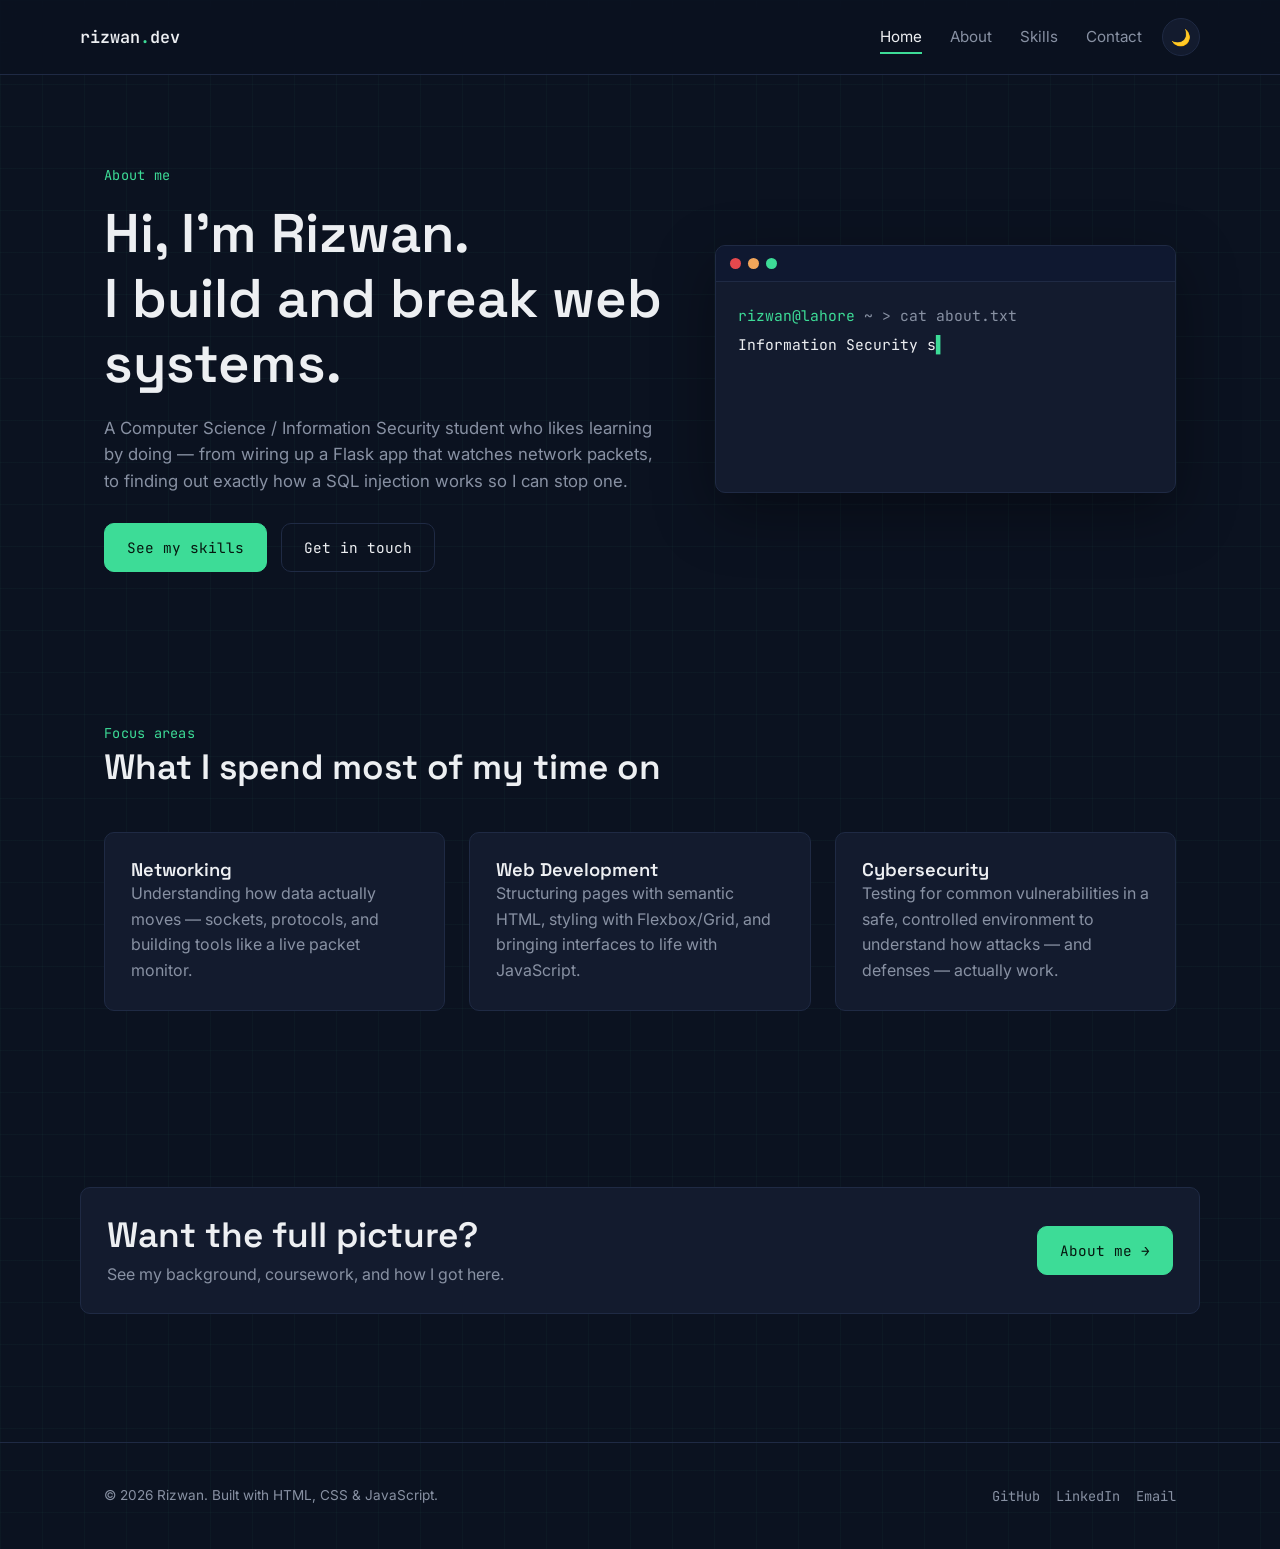
<file: index.html>
<!DOCTYPE html>
<html lang="en">
<head>
<meta charset="UTF-8">
<meta name="viewport" content="width=device-width, initial-scale=1.0">
<title>Rizwan — Personal Portfolio</title>
<link rel="preconnect" href="https://fonts.googleapis.com">
<link href="https://fonts.googleapis.com/css2?family=Space+Grotesk:wght@500;600;700&family=Inter:wght@400;500;600&family=JetBrains+Mono:wght@400;500&display=swap" rel="stylesheet">
<link rel="stylesheet" href="css/style.css">
</head>
<body>

<header class="site-header">
  <nav class="container nav">
    <a href="index.html" class="brand">rizwan<span class="dot">.</span>dev</a>
    <div class="nav-right">
      <ul class="nav-links">
        <li><a href="index.html" aria-current="page">Home</a></li>
        <li><a href="about.html">About</a></li>
        <li><a href="skills.html">Skills</a></li>
        <li><a href="contact.html">Contact</a></li>
      </ul>
      <button class="theme-toggle" aria-label="Toggle dark or light mode">🌙</button>
      <button class="hamburger" aria-label="Toggle navigation" aria-expanded="false">
        <span></span><span></span><span></span>
      </button>
    </div>
  </nav>
</header>

<main>
  <section class="hero">
    <div class="container hero-grid">
      <div class="hero-text">
        <span class="eyebrow">About me</span>
        <h1>Hi, I'm Rizwan.<br>I build and break web systems.</h1>
        <p>A Computer Science / Information Security student who likes learning by doing — from wiring up a Flask app that watches network packets, to finding out exactly how a SQL injection works so I can stop one.</p>
        <div class="hero-actions">
          <a href="skills.html" class="btn btn-primary">See my skills</a>
          <a href="contact.html" class="btn btn-ghost">Get in touch</a>
        </div>
      </div>

      <div class="terminal">
        <div class="terminal-bar"><span></span><span></span><span></span></div>
        <div class="terminal-body">
          <div class="line"><span class="prompt">rizwan@lahore</span> ~ &gt; cat about.txt</div>
          <div class="line output" id="typed-output"></div>
        </div>
      </div>
    </div>
  </section>

  <section>
    <div class="container">
      <div class="section-head">
        <span class="eyebrow">Focus areas</span>
        <h2>What I spend most of my time on</h2>
      </div>
      <div class="grid grid-3">
        <div class="card">
          <h3>Networking</h3>
          <p>Understanding how data actually moves — sockets, protocols, and building tools like a live packet monitor.</p>
        </div>
        <div class="card">
          <h3>Web Development</h3>
          <p>Structuring pages with semantic HTML, styling with Flexbox/Grid, and bringing interfaces to life with JavaScript.</p>
        </div>
        <div class="card">
          <h3>Cybersecurity</h3>
          <p>Testing for common vulnerabilities in a safe, controlled environment to understand how attacks — and defenses — actually work.</p>
        </div>
      </div>
    </div>
  </section>

  <section>
    <div class="container card" style="display:flex; justify-content:space-between; align-items:center; flex-wrap:wrap; gap:20px;">
      <div>
        <h2 style="margin-bottom:6px;">Want the full picture?</h2>
        <p style="margin:0;">See my background, coursework, and how I got here.</p>
      </div>
      <a href="about.html" class="btn btn-primary">About me →</a>
    </div>
  </section>
</main>

<footer class="site-footer">
  <div class="container footer-row">
    <p>© <span id="year"></span> Rizwan. Built with HTML, CSS &amp; JavaScript.</p>
    <ul class="social-links">
      <li><a href="#">GitHub</a></li>
      <li><a href="#">LinkedIn</a></li>
      <li><a href="contact.html">Email</a></li>
    </ul>
  </div>
</footer>

<script src="js/script.js"></script>
</body>
</html>
</file>
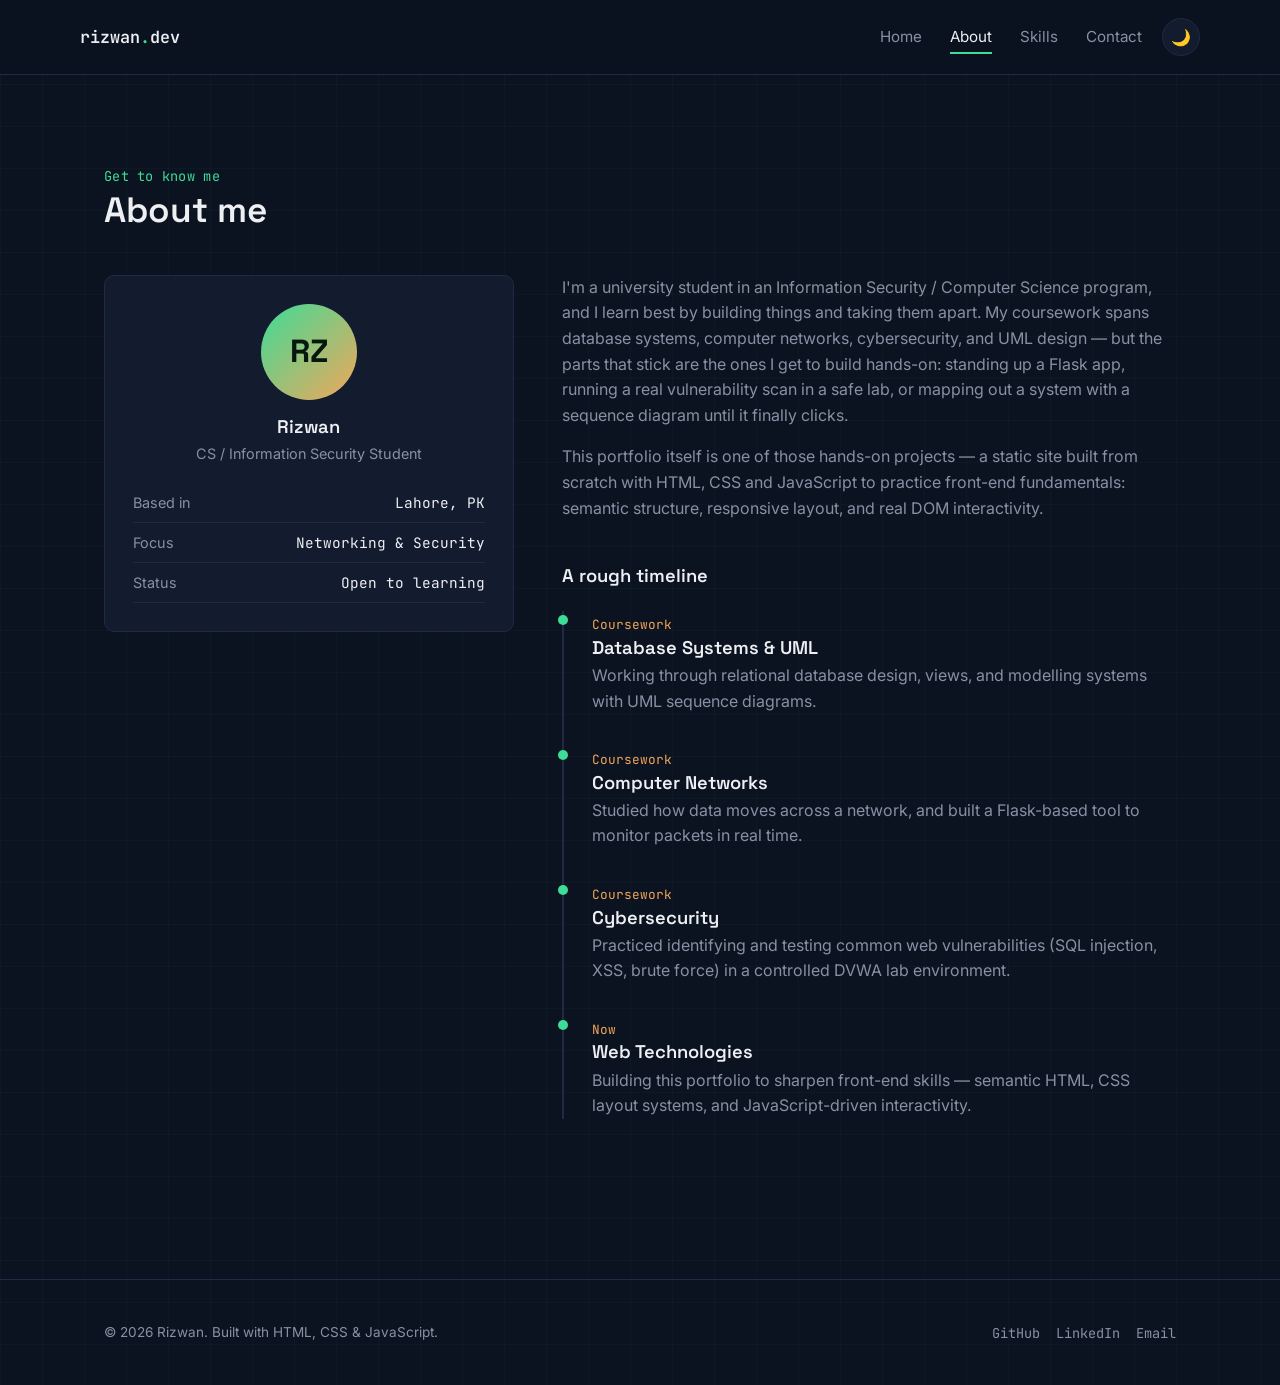
<file: about.html>
<!DOCTYPE html>
<html lang="en">
<head>
<meta charset="UTF-8">
<meta name="viewport" content="width=device-width, initial-scale=1.0">
<title>About — Rizwan</title>
<link rel="preconnect" href="https://fonts.googleapis.com">
<link href="https://fonts.googleapis.com/css2?family=Space+Grotesk:wght@500;600;700&family=Inter:wght@400;500;600&family=JetBrains+Mono:wght@400;500&display=swap" rel="stylesheet">
<link rel="stylesheet" href="css/style.css">
</head>
<body>

<header class="site-header">
  <nav class="container nav">
    <a href="index.html" class="brand">rizwan<span class="dot">.</span>dev</a>
    <div class="nav-right">
      <ul class="nav-links">
        <li><a href="index.html">Home</a></li>
        <li><a href="about.html" aria-current="page">About</a></li>
        <li><a href="skills.html">Skills</a></li>
        <li><a href="contact.html">Contact</a></li>
      </ul>
      <button class="theme-toggle" aria-label="Toggle dark or light mode">🌙</button>
      <button class="hamburger" aria-label="Toggle navigation" aria-expanded="false">
        <span></span><span></span><span></span>
      </button>
    </div>
  </nav>
</header>

<main>
  <section>
    <div class="container">
      <div class="section-head">
        <span class="eyebrow">Get to know me</span>
        <h2>About me</h2>
      </div>

      <div class="about-layout">
        <aside class="avatar-block">
          <div class="avatar-initials">RZ</div>
          <h3>Rizwan</h3>
          <p style="margin: 4px auto 0; font-size:0.9rem;">CS / Information Security Student</p>
          <ul class="info-list">
            <li><span>Based in</span> <span>Lahore, PK</span></li>
            <li><span>Focus</span> <span>Networking &amp; Security</span></li>
            <li><span>Status</span> <span>Open to learning</span></li>
          </ul>
        </aside>

        <div>
          <p style="max-width:70ch;">
            I'm a university student in an Information Security / Computer Science program, and I learn best
            by building things and taking them apart. My coursework spans database systems, computer networks,
            cybersecurity, and UML design — but the parts that stick are the ones I get to build hands-on:
            standing up a Flask app, running a real vulnerability scan in a safe lab, or mapping out a system
            with a sequence diagram until it finally clicks.
          </p>
          <p style="margin-top:16px;">
            This portfolio itself is one of those hands-on projects — a static site built from scratch with
            HTML, CSS and JavaScript to practice front-end fundamentals: semantic structure, responsive layout,
            and real DOM interactivity.
          </p>

          <h3 style="margin-top:44px; margin-bottom:24px;">A rough timeline</h3>
          <div class="timeline">
            <div class="timeline-item">
              <span class="when">Coursework</span>
              <h3>Database Systems &amp; UML</h3>
              <p>Working through relational database design, views, and modelling systems with UML sequence diagrams.</p>
            </div>
            <div class="timeline-item">
              <span class="when">Coursework</span>
              <h3>Computer Networks</h3>
              <p>Studied how data moves across a network, and built a Flask-based tool to monitor packets in real time.</p>
            </div>
            <div class="timeline-item">
              <span class="when">Coursework</span>
              <h3>Cybersecurity</h3>
              <p>Practiced identifying and testing common web vulnerabilities (SQL injection, XSS, brute force) in a controlled DVWA lab environment.</p>
            </div>
            <div class="timeline-item">
              <span class="when">Now</span>
              <h3>Web Technologies</h3>
              <p>Building this portfolio to sharpen front-end skills — semantic HTML, CSS layout systems, and JavaScript-driven interactivity.</p>
            </div>
          </div>
        </div>
      </div>
    </div>
  </section>
</main>

<footer class="site-footer">
  <div class="container footer-row">
    <p>© <span id="year"></span> Rizwan. Built with HTML, CSS &amp; JavaScript.</p>
    <ul class="social-links">
      <li><a href="#">GitHub</a></li>
      <li><a href="#">LinkedIn</a></li>
      <li><a href="contact.html">Email</a></li>
    </ul>
  </div>
</footer>

<script src="js/script.js"></script>
</body>
</html>
</file>
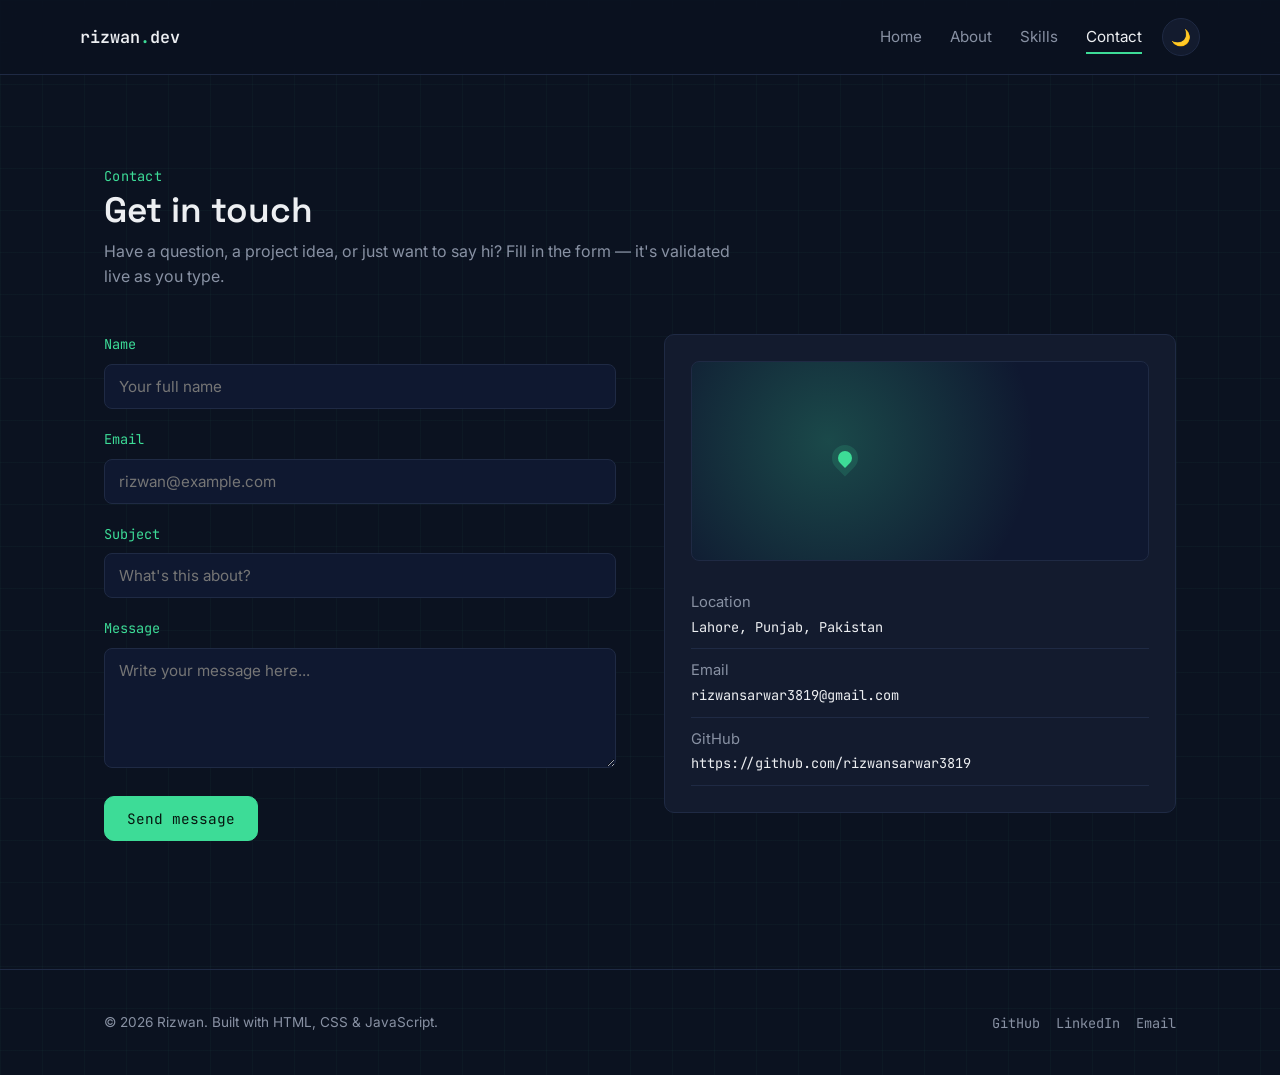
<file: contact.html>
<!DOCTYPE html>
<html lang="en">
<head>
<meta charset="UTF-8">
<meta name="viewport" content="width=device-width, initial-scale=1.0">
<title>Contact — Rizwan</title>
<link rel="preconnect" href="https://fonts.googleapis.com">
<link href="https://fonts.googleapis.com/css2?family=Space+Grotesk:wght@500;600;700&family=Inter:wght@400;500;600&family=JetBrains+Mono:wght@400;500&display=swap" rel="stylesheet">
<link rel="stylesheet" href="css/style.css">
</head>
<body>

<header class="site-header">
  <nav class="container nav">
    <a href="index.html" class="brand">rizwan<span class="dot">.</span>dev</a>
    <div class="nav-right">
      <ul class="nav-links">
        <li><a href="index.html">Home</a></li>
        <li><a href="about.html">About</a></li>
        <li><a href="skills.html">Skills</a></li>
        <li><a href="contact.html" aria-current="page">Contact</a></li>
      </ul>
      <button class="theme-toggle" aria-label="Toggle dark or light mode">🌙</button>
      <button class="hamburger" aria-label="Toggle navigation" aria-expanded="false">
        <span></span><span></span><span></span>
      </button>
    </div>
  </nav>
</header>

<main>
  <section>
    <div class="container">
      <div class="section-head">
        <span class="eyebrow">Contact</span>
        <h2>Get in touch</h2>
        <p>Have a question, a project idea, or just want to say hi? Fill in the form — it's validated live as you type.</p>
      </div>

      <div class="contact-layout">
        <form id="contact-form" novalidate>
          <div class="form-group">
            <label for="name">Name</label>
            <input type="text" id="name" name="name" placeholder="Your full name">
            <span class="error-msg">Please enter your name (min 2 characters).</span>
          </div>

          <div class="form-group">
            <label for="email">Email</label>
            <input type="email" id="email" name="email" placeholder="rizwan@example.com">
            <span class="error-msg">Please enter a valid email address.</span>
          </div>

          <div class="form-group">
            <label for="subject">Subject</label>
            <input type="text" id="subject" name="subject" placeholder="What's this about?">
            <span class="error-msg">Subject must be at least 3 characters.</span>
          </div>

          <div class="form-group">
            <label for="message">Message</label>
            <textarea id="message" name="message" placeholder="Write your message here..."></textarea>
            <span class="error-msg">Message should be at least 10 characters.</span>
          </div>

          <button type="submit" class="btn btn-primary">Send message</button>
          <div class="form-status" id="form-status"></div>
        </form>

        <aside class="map-block">
          <div class="map-visual"><div class="pin"></div></div>
          <ul class="contact-info-list">
            <li>Location <span>Lahore, Punjab, Pakistan</span></li>
            <li>Email <span>rizwansarwar3819@gmail.com</span></li>
            <li>GitHub <span>https://github.com/rizwansarwar3819</span></li>
          </ul>
        </aside>
      </div>
    </div>
  </section>
</main>

<footer class="site-footer">
  <div class="container footer-row">
    <p>© <span id="year"></span> Rizwan. Built with HTML, CSS &amp; JavaScript.</p>
    <ul class="social-links">
      <li><a href="#">GitHub</a></li>
      <li><a href="#">LinkedIn</a></li>
      <li><a href="contact.html">Email</a></li>
    </ul>
  </div>
</footer>

<script src="js/script.js"></script>
</body>
</html>
</file>
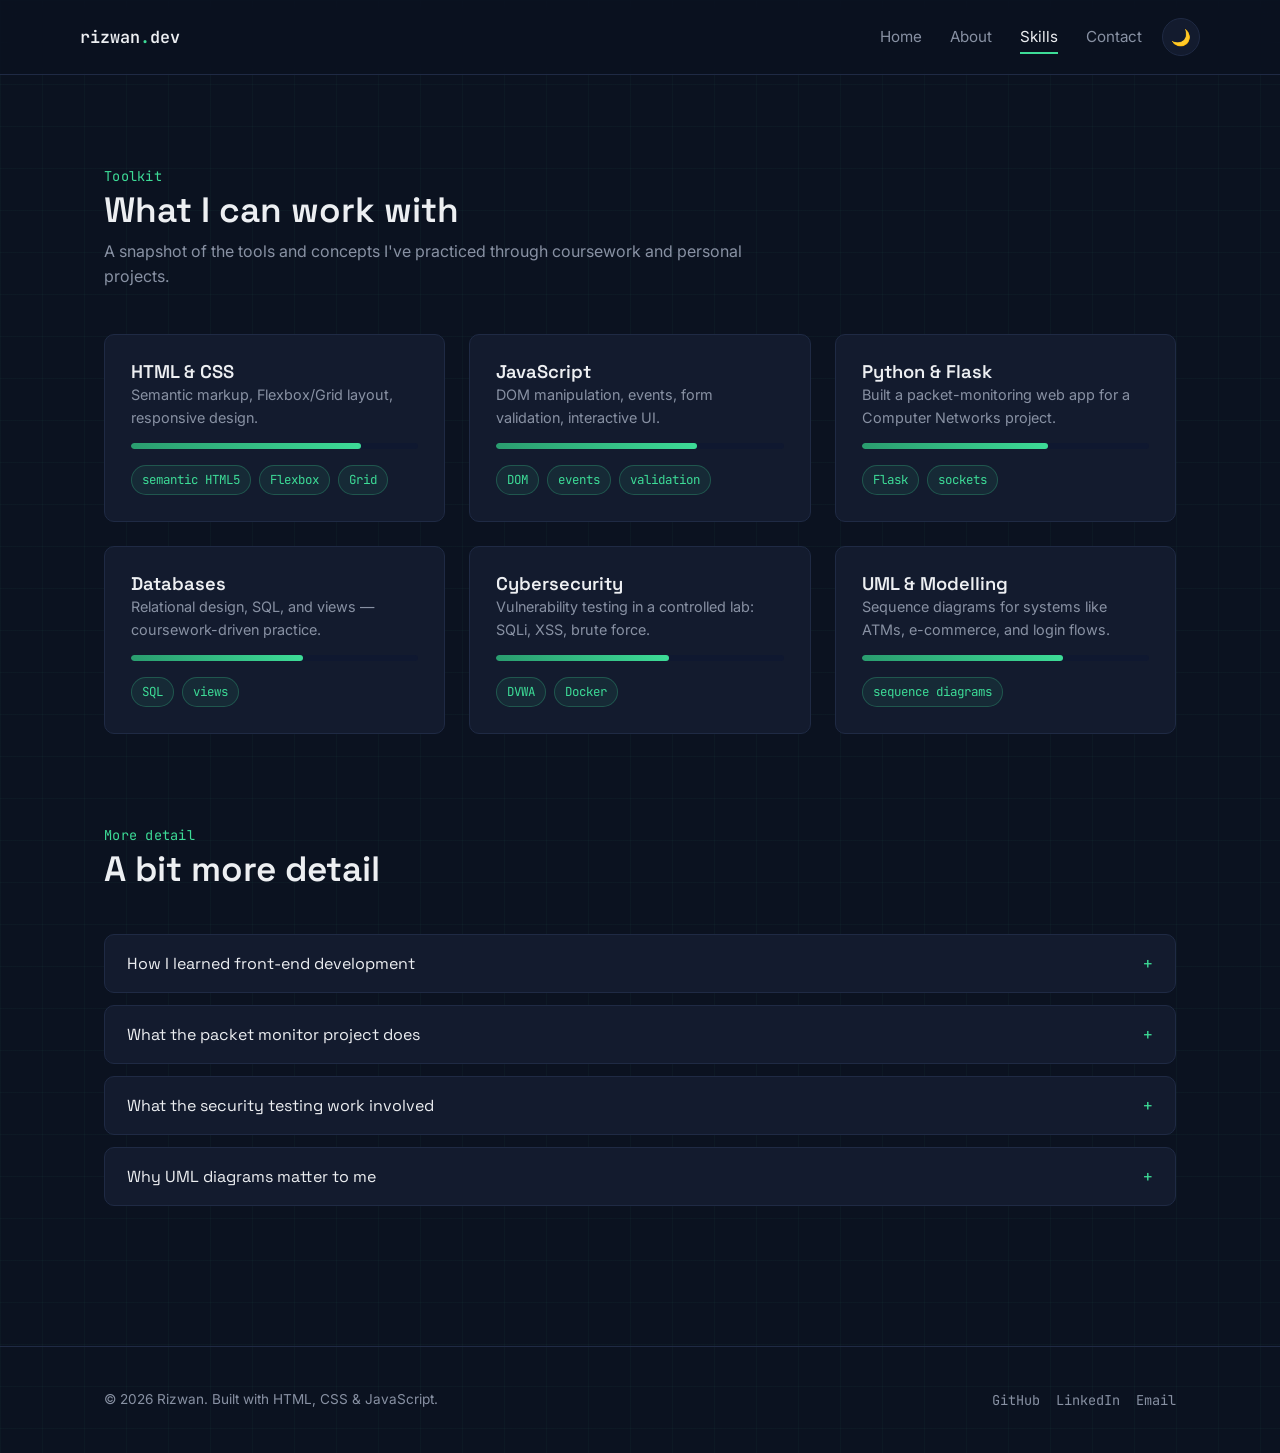
<file: skills.html>
<!DOCTYPE html>
<html lang="en">
<head>
<meta charset="UTF-8">
<meta name="viewport" content="width=device-width, initial-scale=1.0">
<title>Skills — Rizwan</title>
<link rel="preconnect" href="https://fonts.googleapis.com">
<link href="https://fonts.googleapis.com/css2?family=Space+Grotesk:wght@500;600;700&family=Inter:wght@400;500;600&family=JetBrains+Mono:wght@400;500&display=swap" rel="stylesheet">
<link rel="stylesheet" href="css/style.css">
</head>
<body>

<header class="site-header">
  <nav class="container nav">
    <a href="index.html" class="brand">rizwan<span class="dot">.</span>dev</a>
    <div class="nav-right">
      <ul class="nav-links">
        <li><a href="index.html">Home</a></li>
        <li><a href="about.html">About</a></li>
        <li><a href="skills.html" aria-current="page">Skills</a></li>
        <li><a href="contact.html">Contact</a></li>
      </ul>
      <button class="theme-toggle" aria-label="Toggle dark or light mode">🌙</button>
      <button class="hamburger" aria-label="Toggle navigation" aria-expanded="false">
        <span></span><span></span><span></span>
      </button>
    </div>
  </nav>
</header>

<main>
  <section>
    <div class="container">
      <div class="section-head">
        <span class="eyebrow">Toolkit</span>
        <h2>What I can work with</h2>
        <p>A snapshot of the tools and concepts I've practiced through coursework and personal projects.</p>
      </div>

      <div class="grid grid-3">
        <div class="card skill-card">
          <h3>HTML &amp; CSS</h3>
          <p style="font-size:0.9rem;">Semantic markup, Flexbox/Grid layout, responsive design.</p>
          <div class="skill-bar"><i style="width:80%;"></i></div>
          <div class="taglist">
            <span class="tag">semantic HTML5</span>
            <span class="tag">Flexbox</span>
            <span class="tag">Grid</span>
          </div>
        </div>

        <div class="card skill-card">
          <h3>JavaScript</h3>
          <p style="font-size:0.9rem;">DOM manipulation, events, form validation, interactive UI.</p>
          <div class="skill-bar"><i style="width:70%;"></i></div>
          <div class="taglist">
            <span class="tag">DOM</span>
            <span class="tag">events</span>
            <span class="tag">validation</span>
          </div>
        </div>

        <div class="card skill-card">
          <h3>Python &amp; Flask</h3>
          <p style="font-size:0.9rem;">Built a packet-monitoring web app for a Computer Networks project.</p>
          <div class="skill-bar"><i style="width:65%;"></i></div>
          <div class="taglist">
            <span class="tag">Flask</span>
            <span class="tag">sockets</span>
          </div>
        </div>

        <div class="card skill-card">
          <h3>Databases</h3>
          <p style="font-size:0.9rem;">Relational design, SQL, and views — coursework-driven practice.</p>
          <div class="skill-bar"><i style="width:60%;"></i></div>
          <div class="taglist">
            <span class="tag">SQL</span>
            <span class="tag">views</span>
          </div>
        </div>

        <div class="card skill-card">
          <h3>Cybersecurity</h3>
          <p style="font-size:0.9rem;">Vulnerability testing in a controlled lab: SQLi, XSS, brute force.</p>
          <div class="skill-bar"><i style="width:60%;"></i></div>
          <div class="taglist">
            <span class="tag">DVWA</span>
            <span class="tag">Docker</span>
          </div>
        </div>

        <div class="card skill-card">
          <h3>UML &amp; Modelling</h3>
          <p style="font-size:0.9rem;">Sequence diagrams for systems like ATMs, e-commerce, and login flows.</p>
          <div class="skill-bar"><i style="width:70%;"></i></div>
          <div class="taglist">
            <span class="tag">sequence diagrams</span>
          </div>
        </div>
      </div>
    </div>
  </section>

  <section style="padding-top:0;">
    <div class="container">
      <div class="section-head">
        <span class="eyebrow">More detail</span>
        <h2>A bit more detail</h2>
      </div>

      <div>
        <div class="accordion-item">
          <button class="accordion-trigger" aria-expanded="false" aria-controls="panel-1">
            How I learned front-end development <span class="plus">+</span>
          </button>
          <div class="accordion-panel" id="panel-1">
            <p>Mostly hands-on — this very site is a practice project for a Web Technologies course assignment, built without a template so I could actually understand every line of the HTML, CSS and JavaScript in it.</p>
          </div>
        </div>

        <div class="accordion-item">
          <button class="accordion-trigger" aria-expanded="false" aria-controls="panel-2">
            What the packet monitor project does <span class="plus">+</span>
          </button>
          <div class="accordion-panel" id="panel-2">
            <p>It's a Flask-based web app built for a Computer Networks course that captures and displays live network packet information in the browser, rather than in a terminal.</p>
          </div>
        </div>

        <div class="accordion-item">
          <button class="accordion-trigger" aria-expanded="false" aria-controls="panel-3">
            What the security testing work involved <span class="plus">+</span>
          </button>
          <div class="accordion-panel" id="panel-3">
            <p>Using DVWA (Damn Vulnerable Web Application) in a Docker container, I tested SQL injection, reflected XSS, command injection, and brute-force attacks at increasing difficulty levels to understand both the attack and the fix.</p>
          </div>
        </div>

        <div class="accordion-item">
          <button class="accordion-trigger" aria-expanded="false" aria-controls="panel-4">
            Why UML diagrams matter to me <span class="plus">+</span>
          </button>
          <div class="accordion-panel" id="panel-4">
            <p>Before writing code for a system, sketching the sequence of interactions (like an ATM withdrawal or a login flow) helps me catch design gaps early.</p>
          </div>
        </div>
      </div>
    </div>
  </section>
</main>

<footer class="site-footer">
  <div class="container footer-row">
    <p>© <span id="year"></span> Rizwan. Built with HTML, CSS &amp; JavaScript.</p>
    <ul class="social-links">
      <li><a href="#">GitHub</a></li>
      <li><a href="#">LinkedIn</a></li>
      <li><a href="contact.html">Email</a></li>
    </ul>
  </div>
</footer>

<script src="js/script.js"></script>
</body>
</html>
</file>
<file: css/style.css>
/* ============================================
   Rizwan — Personal Portfolio
   Design tokens
   ============================================ */
:root {
  --bg: #0B1220;
  --bg-alt: #0F1830;
  --card: #131B2E;
  --card-border: #1F2A44;
  --text: #EDEFF2;
  --text-muted: #8891A3;
  --accent: #3DDC97;
  --accent-dim: #2A9D6F;
  --accent-2: #F2A65A;
  --danger: #E5484D;

  --font-heading: 'Space Grotesk', sans-serif;
  --font-body: 'Inter', sans-serif;
  --font-mono: 'JetBrains Mono', monospace;

  --radius: 10px;
  --max-width: 1120px;
  --header-bg: rgba(11, 18, 32, 0.85);
  --card-shadow: none;
}

[data-theme="light"] {
  --bg: #E9ECF2;
  --bg-alt: #DEE2EA;
  --card: #FFFFFF;
  --card-border: #CBD2DE;
  --text: #12151C;
  --text-muted: #545D6C;
  --accent: #1E9D6B;
  --accent-dim: #177E56;
  --accent-2: #B8701F;
  --danger: #C9333A;
  --header-bg: rgba(233, 236, 242, 0.85);
  --card-shadow: 0 2px 10px rgba(20, 30, 50, 0.08);
}

* { box-sizing: border-box; margin: 0; padding: 0; }

html { scroll-behavior: smooth; }

body {
  background: var(--bg);
  background-image:
    linear-gradient(rgba(61, 220, 151, 0.035) 1px, transparent 1px),
    linear-gradient(90deg, rgba(61, 220, 151, 0.035) 1px, transparent 1px);
  background-size: 42px 42px;
  color: var(--text);
  font-family: var(--font-body);
  line-height: 1.6;
  min-height: 100vh;
  transition: background-color 0.2s ease, color 0.2s ease;
}

.theme-toggle {
  display: inline-flex;
  align-items: center;
  justify-content: center;
  width: 38px;
  height: 38px;
  border-radius: 50%;
  border: 1px solid var(--card-border);
  background: var(--card);
  color: var(--text);
  cursor: pointer;
  font-size: 1rem;
  margin-left: 20px;
  transition: border-color 0.15s ease;
}
.theme-toggle:hover { border-color: var(--accent); }
.theme-toggle:focus-visible { outline: 2px solid var(--accent); outline-offset: 2px; }

a { color: inherit; text-decoration: none; }

img { max-width: 100%; display: block; }

.container {
  max-width: var(--max-width);
  margin: 0 auto;
  padding: 0 24px;
}

/* ============ Utility ============ */
.eyebrow {
  font-family: var(--font-mono);
  font-size: 0.85rem;
  color: var(--accent);
  letter-spacing: 0.02em;
}

h1, h2, h3 {
  font-family: var(--font-heading);
  font-weight: 600;
  line-height: 1.2;
}

h1 { font-size: clamp(2.2rem, 5vw, 3.4rem); }
h2 { font-size: clamp(1.6rem, 3vw, 2.2rem); margin-bottom: 8px; }
h3 { font-size: 1.15rem; }

p { color: var(--text-muted); max-width: 65ch; }

.btn {
  display: inline-flex;
  align-items: center;
  gap: 8px;
  font-family: var(--font-mono);
  font-size: 0.9rem;
  padding: 12px 22px;
  border-radius: var(--radius);
  border: 1px solid var(--card-border);
  cursor: pointer;
  transition: transform 0.15s ease, border-color 0.15s ease;
}
.btn:hover { transform: translateY(-2px); }
.btn:focus-visible { outline: 2px solid var(--accent); outline-offset: 2px; }

.btn-primary {
  background: var(--accent);
  color: #06170F;
  border-color: var(--accent);
}
.btn-primary:hover { border-color: var(--accent-dim); }

.btn-ghost {
  background: transparent;
  color: var(--text);
}
.btn-ghost:hover { border-color: var(--accent); }

.tag {
  font-family: var(--font-mono);
  font-size: 0.78rem;
  color: var(--accent);
  background: rgba(61, 220, 151, 0.08);
  border: 1px solid rgba(61, 220, 151, 0.25);
  padding: 4px 10px;
  border-radius: 999px;
  white-space: nowrap;
}

section { padding: 88px 0; }

/* ============ Header / Nav ============ */
.site-header {
  position: sticky;
  top: 0;
  z-index: 50;
  background: var(--header-bg);
  backdrop-filter: blur(8px);
  border-bottom: 1px solid var(--card-border);
}

.nav {
  display: flex;
  align-items: center;
  justify-content: space-between;
  padding: 18px 0;
}

.brand {
  font-family: var(--font-mono);
  font-weight: 600;
  font-size: 1.05rem;
}
.brand .dot { color: var(--accent); }

.nav-right {
  display: flex;
  align-items: center;
}

.nav-links {
  display: flex;
  gap: 28px;
  list-style: none;
  font-size: 0.95rem;
}

.nav-links a {
  color: var(--text-muted);
  position: relative;
  padding-bottom: 4px;
}
.nav-links a:hover,
.nav-links a[aria-current="page"] {
  color: var(--text);
}
.nav-links a[aria-current="page"]::after {
  content: "";
  position: absolute;
  left: 0; bottom: -4px;
  width: 100%; height: 2px;
  background: var(--accent);
}

.hamburger {
  display: none;
  flex-direction: column;
  gap: 5px;
  background: none;
  border: none;
  cursor: pointer;
  padding: 8px;
}
.hamburger span {
  width: 24px;
  height: 2px;
  background: var(--text);
  transition: transform 0.25s ease, opacity 0.25s ease;
}
.hamburger.open span:nth-child(1) { transform: translateY(7px) rotate(45deg); }
.hamburger.open span:nth-child(2) { opacity: 0; }
.hamburger.open span:nth-child(3) { transform: translateY(-7px) rotate(-45deg); }

/* ============ Hero ============ */
.hero {
  padding: 90px 0 60px;
}

.hero-grid {
  display: grid;
  grid-template-columns: 1.1fr 0.9fr;
  gap: 48px;
  align-items: center;
}

.hero-text .eyebrow { display: block; margin-bottom: 14px; }
.hero-text p { margin: 18px 0 28px; font-size: 1.05rem; }
.hero-actions { display: flex; gap: 14px; flex-wrap: wrap; }

/* Terminal decorative panel */
.terminal {
  background: var(--card);
  border: 1px solid var(--card-border);
  border-radius: var(--radius);
  overflow: hidden;
  box-shadow: 0 20px 60px rgba(0,0,0,0.35);
}
.terminal-bar {
  display: flex;
  gap: 7px;
  padding: 12px 14px;
  background: var(--bg-alt);
  border-bottom: 1px solid var(--card-border);
}
.terminal-bar span {
  width: 11px; height: 11px; border-radius: 50%;
  background: var(--card-border);
}
.terminal-bar span:nth-child(1) { background: #E5484D; }
.terminal-bar span:nth-child(2) { background: #F2A65A; }
.terminal-bar span:nth-child(3) { background: #3DDC97; }

.terminal-body {
  font-family: var(--font-mono);
  font-size: 0.92rem;
  padding: 22px;
  min-height: 210px;
}
.terminal-body .line { color: var(--text-muted); margin-bottom: 6px; }
.terminal-body .prompt { color: var(--accent); }
.terminal-body .output { color: var(--text); }
#typed-output::after {
  content: "▌";
  color: var(--accent);
  animation: blink 1s step-end infinite;
}
@keyframes blink { 50% { opacity: 0; } }

/* ============ Cards / Grids ============ */
.grid {
  display: grid;
  gap: 24px;
}
.grid-3 { grid-template-columns: repeat(3, 1fr); }
.grid-2 { grid-template-columns: repeat(2, 1fr); }

.card {
  background: var(--card);
  border: 1px solid var(--card-border);
  border-radius: var(--radius);
  padding: 26px;
  box-shadow: var(--card-shadow);
}

.section-head { margin-bottom: 44px; }

/* ============ About page ============ */
.about-layout {
  display: grid;
  grid-template-columns: 0.8fr 1.2fr;
  gap: 48px;
  align-items: start;
}
.avatar-block {
  background: var(--card);
  border: 1px solid var(--card-border);
  border-radius: var(--radius);
  padding: 28px;
  text-align: center;
  box-shadow: var(--card-shadow);
}
.avatar-initials {
  width: 96px; height: 96px;
  margin: 0 auto 16px;
  border-radius: 50%;
  background: linear-gradient(135deg, var(--accent), var(--accent-2));
  color: #06170F;
  font-family: var(--font-heading);
  font-weight: 700;
  font-size: 2rem;
  display: flex; align-items: center; justify-content: center;
}
.info-list { list-style: none; margin-top: 18px; text-align: left; font-size: 0.9rem; }
.info-list li { display: flex; justify-content: space-between; padding: 8px 0; border-bottom: 1px solid var(--card-border); color: var(--text-muted); }
.info-list li span:last-child { color: var(--text); font-family: var(--font-mono); }

.timeline { border-left: 2px solid var(--card-border); padding-left: 28px; margin-top: 8px; }
.timeline-item { position: relative; margin-bottom: 32px; }
.timeline-item::before {
  content: "";
  position: absolute;
  left: -34px; top: 4px;
  width: 10px; height: 10px;
  border-radius: 50%;
  background: var(--accent);
}
.timeline-item h3 { margin-bottom: 4px; }
.timeline-item .when { font-family: var(--font-mono); font-size: 0.8rem; color: var(--accent-2); }

/* ============ Skills page ============ */
.skill-card .skill-bar {
  height: 6px;
  background: var(--bg-alt);
  border-radius: 4px;
  overflow: hidden;
  margin-top: 14px;
}
.skill-bar > i {
  display: block;
  height: 100%;
  background: linear-gradient(90deg, var(--accent-dim), var(--accent));
  border-radius: 4px;
}
.skill-card .taglist { display: flex; gap: 8px; flex-wrap: wrap; margin-top: 16px; }

.accordion-item {
  border: 1px solid var(--card-border);
  border-radius: var(--radius);
  margin-bottom: 12px;
  overflow: hidden;
  background: var(--card);
  box-shadow: var(--card-shadow);
}
.accordion-trigger {
  width: 100%;
  display: flex;
  justify-content: space-between;
  align-items: center;
  background: none;
  border: none;
  color: var(--text);
  font-family: var(--font-heading);
  font-size: 1rem;
  padding: 18px 22px;
  cursor: pointer;
}
.accordion-trigger .plus { font-family: var(--font-mono); color: var(--accent); transition: transform 0.2s ease; }
.accordion-trigger[aria-expanded="true"] .plus { transform: rotate(45deg); }
.accordion-panel {
  max-height: 0;
  overflow: hidden;
  transition: max-height 0.25s ease;
  padding: 0 22px;
}
.accordion-panel p { padding-bottom: 18px; }

/* ============ Contact page ============ */
.contact-layout {
  display: grid;
  grid-template-columns: 1fr 1fr;
  gap: 48px;
}
.form-group { margin-bottom: 20px; }
.form-group label {
  display: block;
  font-family: var(--font-mono);
  font-size: 0.85rem;
  color: var(--accent);
  margin-bottom: 8px;
}
.form-group input,
.form-group textarea {
  width: 100%;
  background: var(--bg-alt);
  border: 1px solid var(--card-border);
  border-radius: 8px;
  padding: 12px 14px;
  color: var(--text);
  font-family: var(--font-body);
  font-size: 0.95rem;
}
.form-group input:focus,
.form-group textarea:focus {
  outline: none;
  border-color: var(--accent);
}
.form-group textarea { resize: vertical; min-height: 120px; }
.error-msg {
  color: var(--danger);
  font-size: 0.8rem;
  margin-top: 6px;
  display: none;
  font-family: var(--font-mono);
}
.form-group.invalid input,
.form-group.invalid textarea { border-color: var(--danger); }
.form-group.invalid .error-msg { display: block; }
.form-status {
  margin-top: 16px;
  font-family: var(--font-mono);
  font-size: 0.9rem;
  padding: 12px 16px;
  border-radius: 8px;
  display: none;
}
.form-status.show { display: block; }
.form-status.success { background: rgba(61,220,151,0.1); color: var(--accent); border: 1px solid rgba(61,220,151,0.3); }

.map-block {
  background: var(--card);
  border: 1px solid var(--card-border);
  border-radius: var(--radius);
  padding: 26px;
  height: fit-content;
  box-shadow: var(--card-shadow);
}
.map-visual {
  height: 200px;
  border-radius: 8px;
  background:
    radial-gradient(circle at 30% 40%, rgba(61,220,151,0.25), transparent 60%),
    var(--bg-alt);
  border: 1px solid var(--card-border);
  position: relative;
  margin-bottom: 20px;
}
.map-visual .pin {
  position: absolute; top: 45%; left: 32%;
  width: 14px; height: 14px;
  background: var(--accent);
  border-radius: 50% 50% 50% 0;
  transform: rotate(-45deg);
  box-shadow: 0 0 0 6px rgba(61,220,151,0.15);
}
.contact-info-list { list-style: none; }
.contact-info-list li { padding: 10px 0; border-bottom: 1px solid var(--card-border); color: var(--text-muted); font-size: 0.92rem; }
.contact-info-list li span { color: var(--text); font-family: var(--font-mono); display: block; font-size: 0.85rem; margin-top: 2px; }

/* ============ Footer ============ */
.site-footer {
  border-top: 1px solid var(--card-border);
  padding: 40px 0;
  margin-top: 40px;
}
.footer-row {
  display: flex;
  justify-content: space-between;
  align-items: center;
  flex-wrap: wrap;
  gap: 16px;
}
.footer-row p { font-size: 0.85rem; margin: 0; }
.social-links { display: flex; gap: 16px; list-style: none; }
.social-links a {
  font-family: var(--font-mono);
  font-size: 0.85rem;
  color: var(--text-muted);
}
.social-links a:hover { color: var(--accent); }

/* ============ Responsive ============ */
@media (max-width: 860px) {
  .hero-grid { grid-template-columns: 1fr; }
  .about-layout { grid-template-columns: 1fr; }
  .contact-layout { grid-template-columns: 1fr; }
  .grid-3 { grid-template-columns: repeat(2, 1fr); }
}

@media (max-width: 640px) {
  .nav-links {
    position: absolute;
    top: 100%; left: 0; right: 0;
    background: var(--bg-alt);
    flex-direction: column;
    padding: 20px 24px;
    gap: 16px;
    border-bottom: 1px solid var(--card-border);
    display: none;
  }
  .nav-links.open { display: flex; }
  .hamburger { display: flex; }
  .grid-3, .grid-2 { grid-template-columns: 1fr; }
  section { padding: 56px 0; }
  .footer-row { flex-direction: column; text-align: center; }
}
</file>
